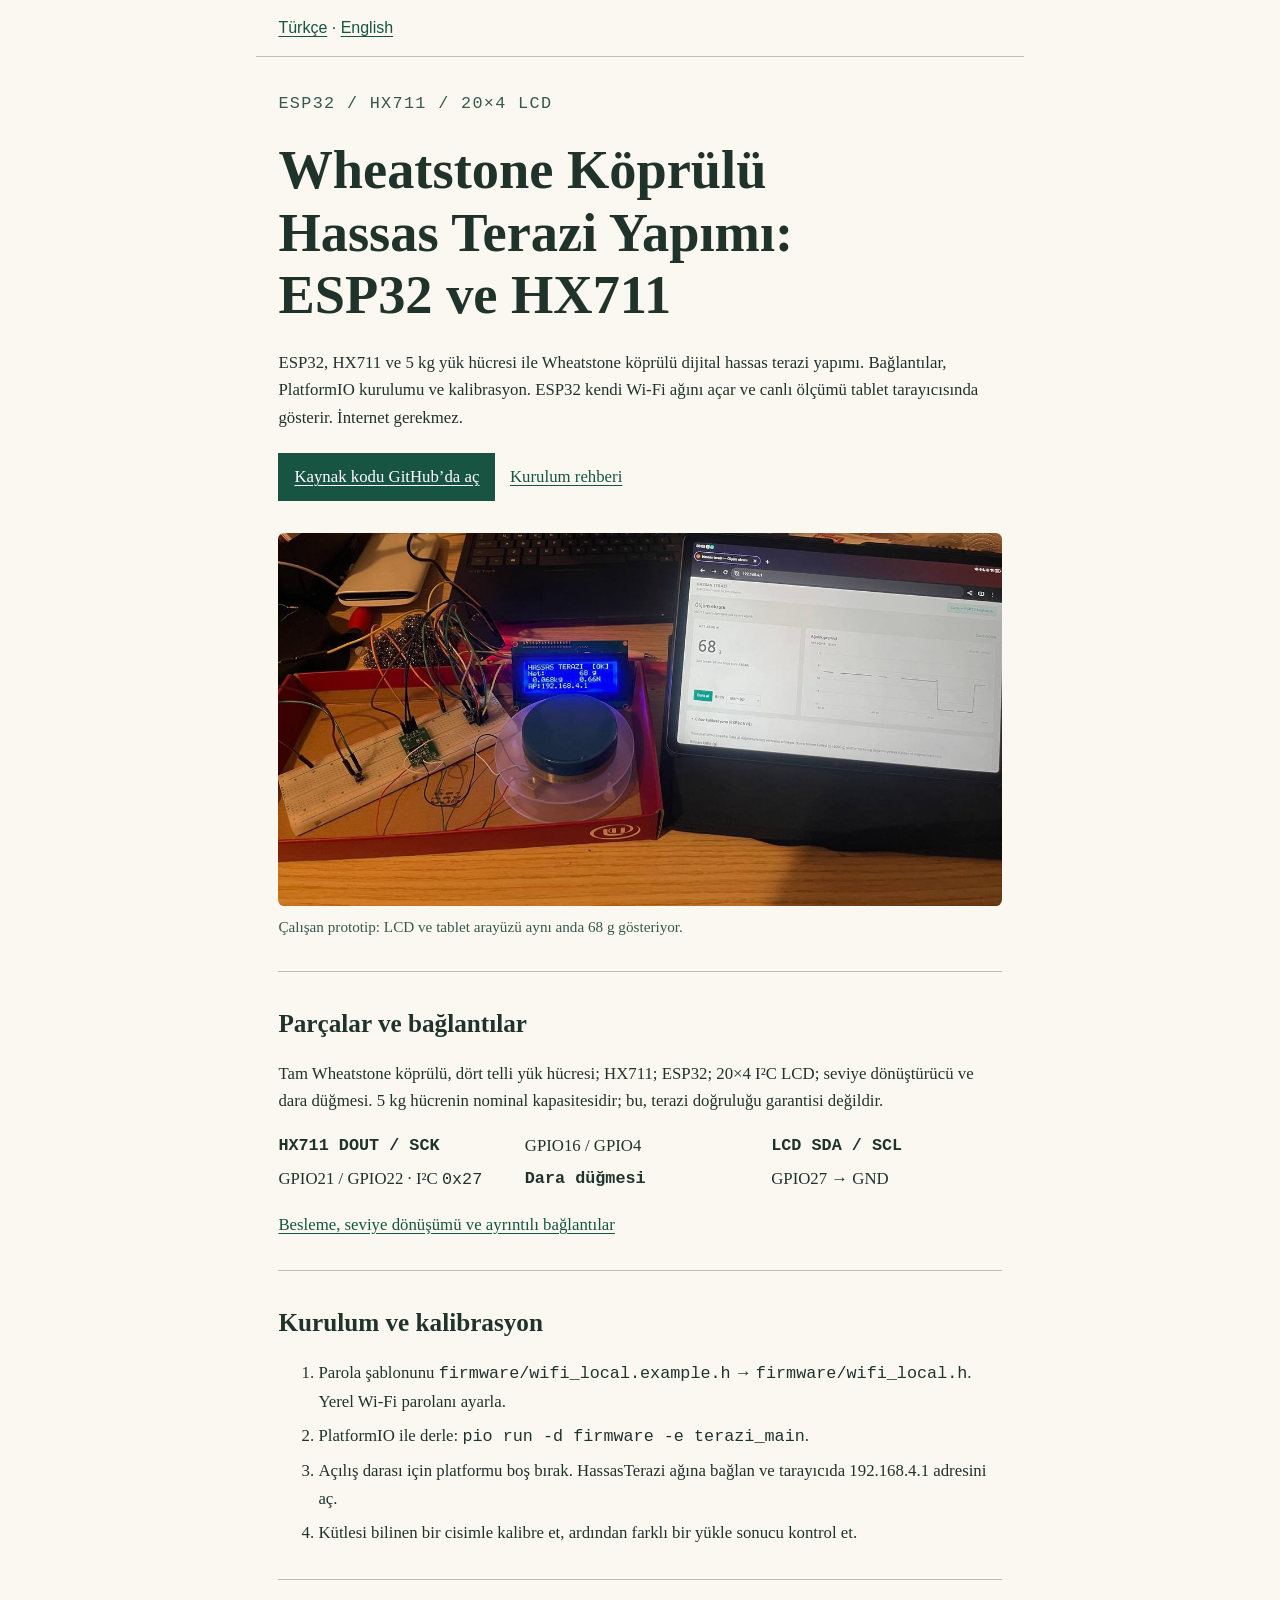
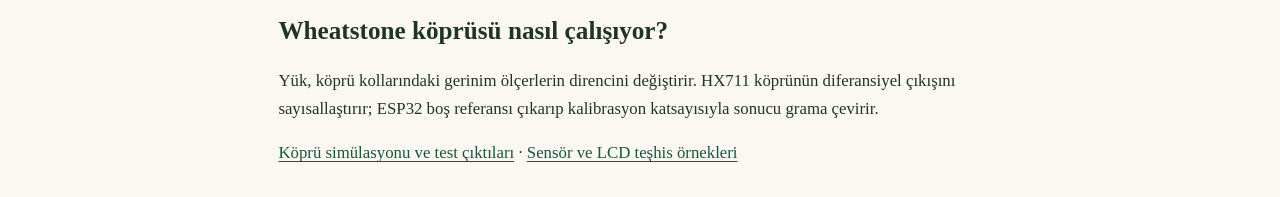
<file: docs/index.html>
<!doctype html>
<html lang="tr">
<head prefix="og: https://ogp.me/ns#">
<meta charset="utf-8">
<meta name="viewport" content="width=device-width, initial-scale=1">
<title>Wheatstone Köprülü Hassas Terazi Yapımı: ESP32 ve HX711</title>
<meta name="description" content="ESP32, HX711 ve 5 kg yük hücresi ile Wheatstone köprülü dijital hassas terazi yapımı. Bağlantılar, PlatformIO kurulumu ve kalibrasyon.">
<link rel="canonical" href="https://contvar04.github.io/esp32-hassas-terazi/">
<meta property="og:type" content="website">
<meta property="og:url" content="https://contvar04.github.io/esp32-hassas-terazi/">
<meta property="og:title" content="Wheatstone Köprülü Hassas Terazi: ESP32 ve HX711">
<meta property="og:description" content="Dijital terazi yapımı: bağlantılar, kurulum ve kalibrasyon. Gerçek prototipin LCD ve tablet ekranlarında 68 g.">
<meta property="og:locale" content="tr_TR">
<meta property="og:locale:alternate" content="en_US">
<meta property="og:image" content="https://contvar04.github.io/esp32-hassas-terazi/assets/prototype-68g.jpg">
<meta property="og:image:type" content="image/jpeg">
<meta property="og:image:width" content="1280">
<meta property="og:image:height" content="660">
<meta property="og:image:alt" content="Terazi prototipinin LCD ve tablet ekranları 68 g gösteriyor.">
<meta name="twitter:card" content="summary_large_image">
<link rel="alternate" hreflang="tr" href="https://contvar04.github.io/esp32-hassas-terazi/">
<link rel="alternate" hreflang="en" href="https://contvar04.github.io/esp32-hassas-terazi/en/">
<link rel="alternate" hreflang="x-default" href="https://contvar04.github.io/esp32-hassas-terazi/">
<link rel="stylesheet" href="style.css">
</head>
<body>
<header><nav aria-label="Dil"><a href="https://contvar04.github.io/esp32-hassas-terazi/" hreflang="tr" lang="tr">Türkçe</a> · <a href="https://contvar04.github.io/esp32-hassas-terazi/en/" hreflang="en" lang="en">English</a></nav></header>
<main>
<p class="label">ESP32 / HX711 / 20×4 LCD</p>
<h1>Wheatstone Köprülü Hassas Terazi Yapımı: ESP32 ve HX711</h1>
<p>ESP32, HX711 ve 5 kg yük hücresi ile Wheatstone köprülü dijital hassas terazi yapımı. Bağlantılar, PlatformIO kurulumu ve kalibrasyon. ESP32 kendi Wi-Fi ağını açar ve canlı ölçümü tablet tarayıcısında gösterir. İnternet gerekmez.</p>
<p><a class="button" href="https://github.com/contvar04/esp32-hassas-terazi">Kaynak kodu GitHub’da aç</a> <a href="https://github.com/contvar04/esp32-hassas-terazi/blob/main/README.md">Kurulum rehberi</a></p>
<figure class="prototype">
<img src="assets/prototype-68g.jpg" width="1280" height="660" alt="Tartım platformu ve devre; LCD ile tablet aynı anda 68 g gösteriyor.">
<figcaption>Çalışan prototip: LCD ve tablet arayüzü aynı anda 68 g gösteriyor.</figcaption>
</figure>
<section><h2>Parçalar ve bağlantılar</h2>
<p>Tam Wheatstone köprülü, dört telli yük hücresi; HX711; ESP32; 20×4 I²C LCD; seviye dönüştürücü ve dara düğmesi. 5 kg hücrenin nominal kapasitesidir; bu, terazi doğruluğu garantisi değildir.</p>
<dl><dt>HX711 DOUT / SCK</dt><dd>GPIO16 / GPIO4</dd><dt>LCD SDA / SCL</dt><dd>GPIO21 / GPIO22 · I²C <code>0x27</code></dd><dt>Dara düğmesi</dt><dd>GPIO27 → GND</dd></dl>
<p><a href="https://github.com/contvar04/esp32-hassas-terazi/blob/main/firmware/README.md">Besleme, seviye dönüşümü ve ayrıntılı bağlantılar</a></p></section>
<section><h2>Kurulum ve kalibrasyon</h2>
<ol><li>Parola şablonunu <code>firmware/wifi_local.example.h</code> → <code>firmware/wifi_local.h</code>. Yerel Wi-Fi parolanı ayarla.</li>
<li>PlatformIO ile derle: <code>pio run -d firmware -e terazi_main</code>.</li>
<li>Açılış darası için platformu boş bırak. HassasTerazi ağına bağlan ve tarayıcıda 192.168.4.1 adresini aç.</li>
<li>Kütlesi bilinen bir cisimle kalibre et, ardından farklı bir yükle sonucu kontrol et.</li></ol></section>
<section><h2>Wheatstone köprüsü nasıl çalışıyor?</h2>
<p>Yük, köprü kollarındaki gerinim ölçerlerin direncini değiştirir. HX711 köprünün diferansiyel çıkışını sayısallaştırır; ESP32 boş referansı çıkarıp kalibrasyon katsayısıyla sonucu grama çevirir.</p>
<p><a href="https://github.com/contvar04/esp32-hassas-terazi/tree/main/simulasyon">Köprü simülasyonu ve test çıktıları</a> · <a href="https://github.com/contvar04/esp32-hassas-terazi/tree/main/examples">Sensör ve LCD teşhis örnekleri</a></p></section>
</main>
</body>
</html>
</file>
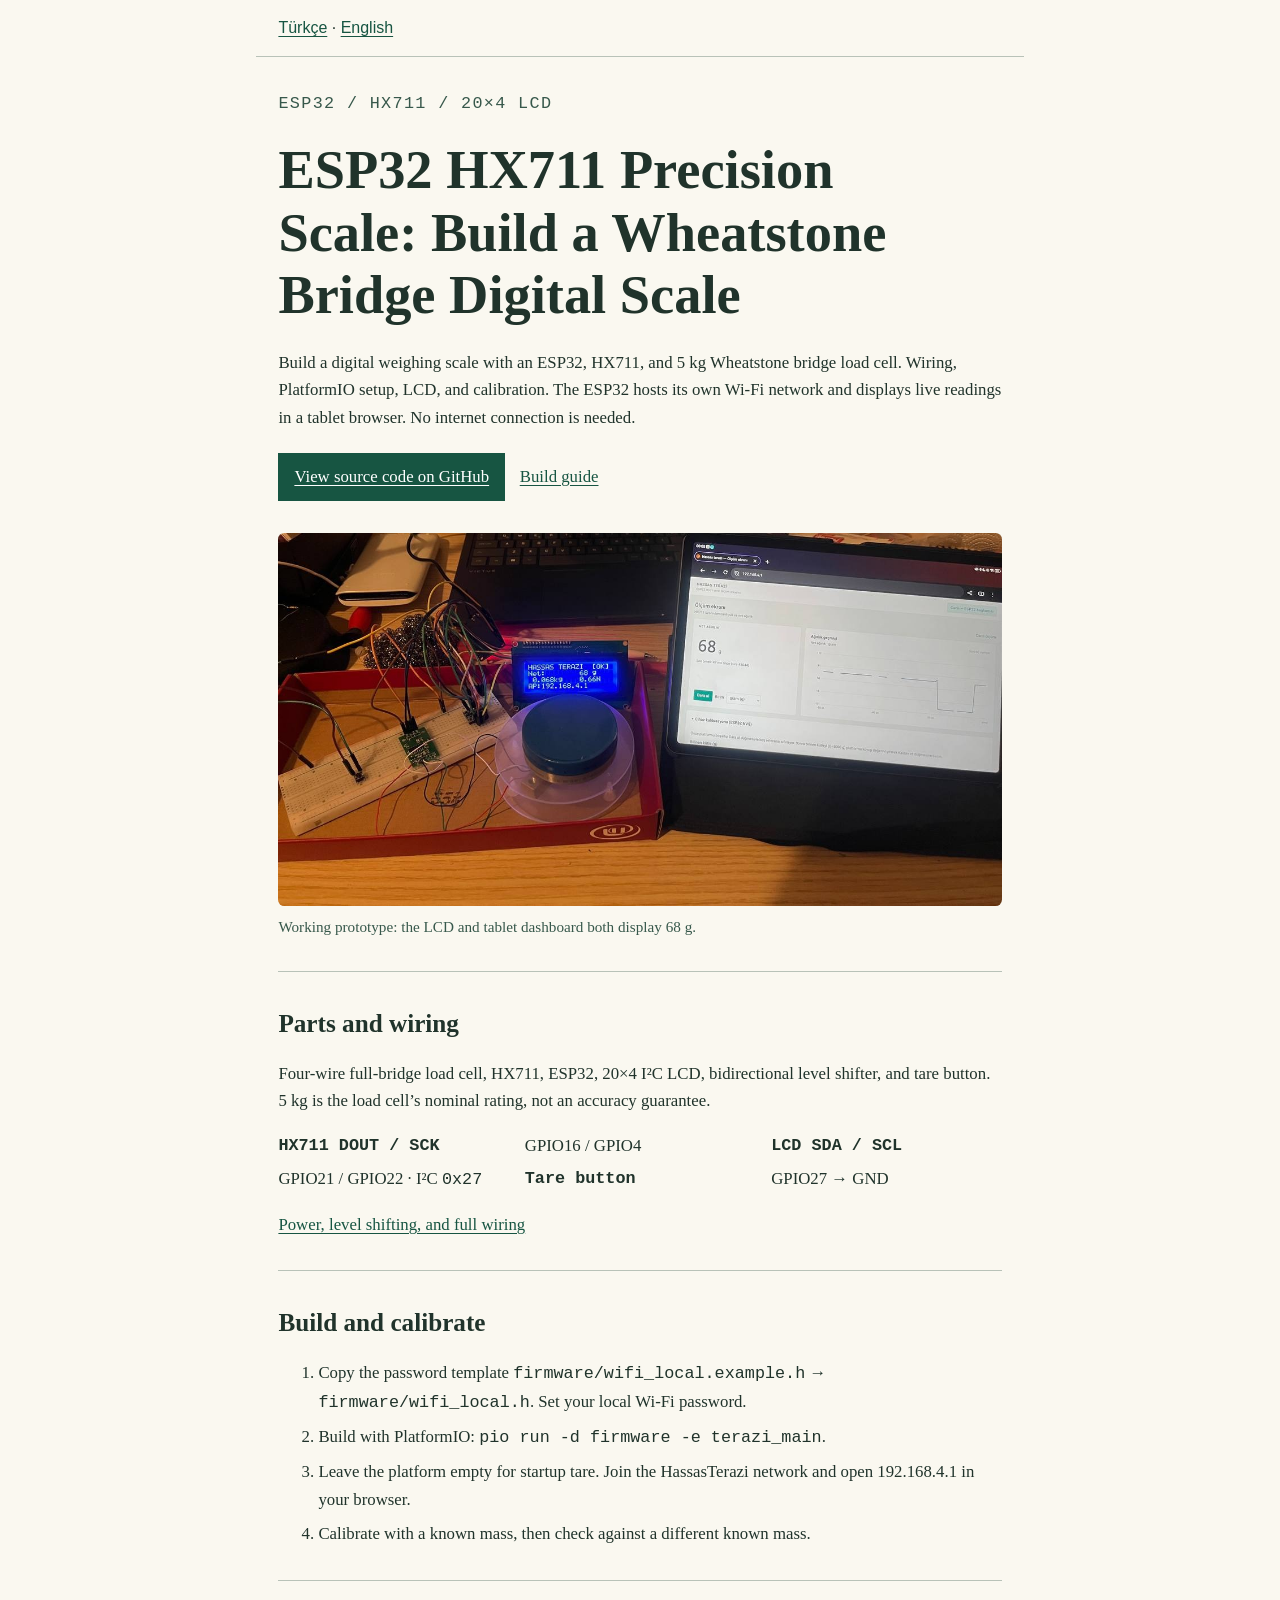
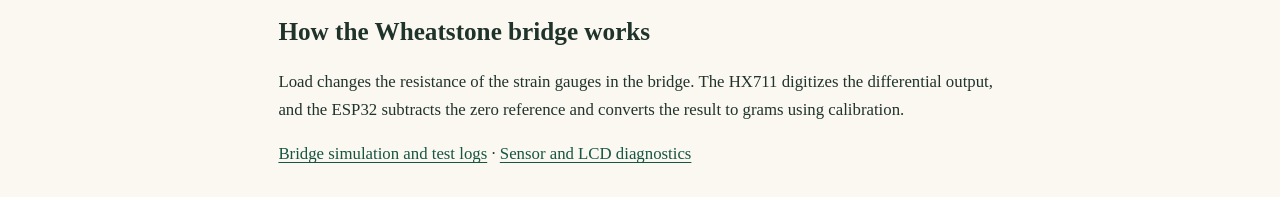
<file: docs/en/index.html>
<!doctype html>
<html lang="en">
<head prefix="og: https://ogp.me/ns#">
<meta charset="utf-8">
<meta name="viewport" content="width=device-width, initial-scale=1">
<title>ESP32 HX711 Precision Scale: Build a Wheatstone Bridge Digital Scale</title>
<meta name="description" content="Build a digital weighing scale with an ESP32, HX711, and 5 kg Wheatstone bridge load cell. Wiring, PlatformIO setup, LCD, and calibration.">
<link rel="canonical" href="https://contvar04.github.io/esp32-hassas-terazi/en/">
<meta property="og:type" content="website">
<meta property="og:url" content="https://contvar04.github.io/esp32-hassas-terazi/en/">
<meta property="og:title" content="ESP32 HX711 Wheatstone Bridge Precision Scale">
<meta property="og:description" content="Build and calibrate a digital scale. The working prototype shows 68 g on both the LCD and tablet.">
<meta property="og:locale" content="en_US">
<meta property="og:locale:alternate" content="tr_TR">
<meta property="og:image" content="https://contvar04.github.io/esp32-hassas-terazi/assets/prototype-68g.jpg">
<meta property="og:image:type" content="image/jpeg">
<meta property="og:image:width" content="1280">
<meta property="og:image:height" content="660">
<meta property="og:image:alt" content="Both the scale prototype’s LCD and tablet display 68 g.">
<meta name="twitter:card" content="summary_large_image">
<link rel="alternate" hreflang="tr" href="https://contvar04.github.io/esp32-hassas-terazi/">
<link rel="alternate" hreflang="en" href="https://contvar04.github.io/esp32-hassas-terazi/en/">
<link rel="alternate" hreflang="x-default" href="https://contvar04.github.io/esp32-hassas-terazi/">
<link rel="stylesheet" href="../style.css">
</head>
<body>
<header><nav aria-label="Language"><a href="https://contvar04.github.io/esp32-hassas-terazi/" hreflang="tr" lang="tr">Türkçe</a> · <a href="https://contvar04.github.io/esp32-hassas-terazi/en/" hreflang="en" lang="en">English</a></nav></header>
<main>
<p class="label">ESP32 / HX711 / 20×4 LCD</p>
<h1>ESP32 HX711 Precision Scale: Build a Wheatstone Bridge Digital Scale</h1>
<p>Build a digital weighing scale with an ESP32, HX711, and 5 kg Wheatstone bridge load cell. Wiring, PlatformIO setup, LCD, and calibration. The ESP32 hosts its own Wi-Fi network and displays live readings in a tablet browser. No internet connection is needed.</p>
<p><a class="button" href="https://github.com/contvar04/esp32-hassas-terazi">View source code on GitHub</a> <a href="https://github.com/contvar04/esp32-hassas-terazi/blob/main/README.en.md">Build guide</a></p>
<figure class="prototype">
<img src="../assets/prototype-68g.jpg" width="1280" height="660" alt="Scale platform and circuit, with both the LCD and tablet displaying 68 g.">
<figcaption>Working prototype: the LCD and tablet dashboard both display 68 g.</figcaption>
</figure>
<section><h2>Parts and wiring</h2>
<p>Four-wire full-bridge load cell, HX711, ESP32, 20×4 I²C LCD, bidirectional level shifter, and tare button. 5 kg is the load cell’s nominal rating, not an accuracy guarantee.</p>
<dl><dt>HX711 DOUT / SCK</dt><dd>GPIO16 / GPIO4</dd><dt>LCD SDA / SCL</dt><dd>GPIO21 / GPIO22 · I²C <code>0x27</code></dd><dt>Tare button</dt><dd>GPIO27 → GND</dd></dl>
<p><a href="https://github.com/contvar04/esp32-hassas-terazi/blob/main/firmware/README.md">Power, level shifting, and full wiring</a></p></section>
<section><h2>Build and calibrate</h2>
<ol><li>Copy the password template <code>firmware/wifi_local.example.h</code> → <code>firmware/wifi_local.h</code>. Set your local Wi-Fi password.</li>
<li>Build with PlatformIO: <code>pio run -d firmware -e terazi_main</code>.</li>
<li>Leave the platform empty for startup tare. Join the HassasTerazi network and open 192.168.4.1 in your browser.</li>
<li>Calibrate with a known mass, then check against a different known mass.</li></ol></section>
<section><h2>How the Wheatstone bridge works</h2>
<p>Load changes the resistance of the strain gauges in the bridge. The HX711 digitizes the differential output, and the ESP32 subtracts the zero reference and converts the result to grams using calibration.</p>
<p><a href="https://github.com/contvar04/esp32-hassas-terazi/tree/main/simulasyon">Bridge simulation and test logs</a> · <a href="https://github.com/contvar04/esp32-hassas-terazi/tree/main/examples">Sensor and LCD diagnostics</a></p></section>
</main>
</body>
</html>
</file>
<file: docs/style.css>
*{box-sizing:border-box}body{margin:0;background:#faf8f0;color:#20332b;font:1.05rem/1.65 Georgia,serif}header,main{max-width:48rem;margin:auto;padding:1rem 1.4rem}header{font:1rem/1.5 Arial,sans-serif;border-bottom:1px solid #b8c2b8}h1,h2{line-height:1.15;text-wrap:balance}h1{font-size:clamp(2rem,5vw,3.4rem);margin:.4em 0}h2{margin-top:1.5em}a{color:#175542;text-underline-offset:.18em}a:focus-visible{outline:2px solid #175542;outline-offset:4px}.label,dt,code{font-family:Consolas,monospace}.label{letter-spacing:.08em;color:#37584b}.button{display:inline-block;margin:.25rem .65rem .25rem 0;padding:.65rem 1rem;background:#175542;color:#fff}.button:focus-visible{outline-offset:4px}section{border-top:1px solid #b8c2b8;margin-top:2rem}dl{display:grid;grid-template-columns:repeat(auto-fit,minmax(12rem,1fr));gap:.35rem 1rem}dt{font-weight:bold}dd{margin:0}li{margin:.4rem 0}code{overflow-wrap:anywhere}
.prototype{margin:1.75rem 0}.prototype img{display:block;width:100%;height:auto;border-radius:.4rem}.prototype figcaption{margin-top:.5rem;color:#37584b;font-size:.95rem}
</file>
